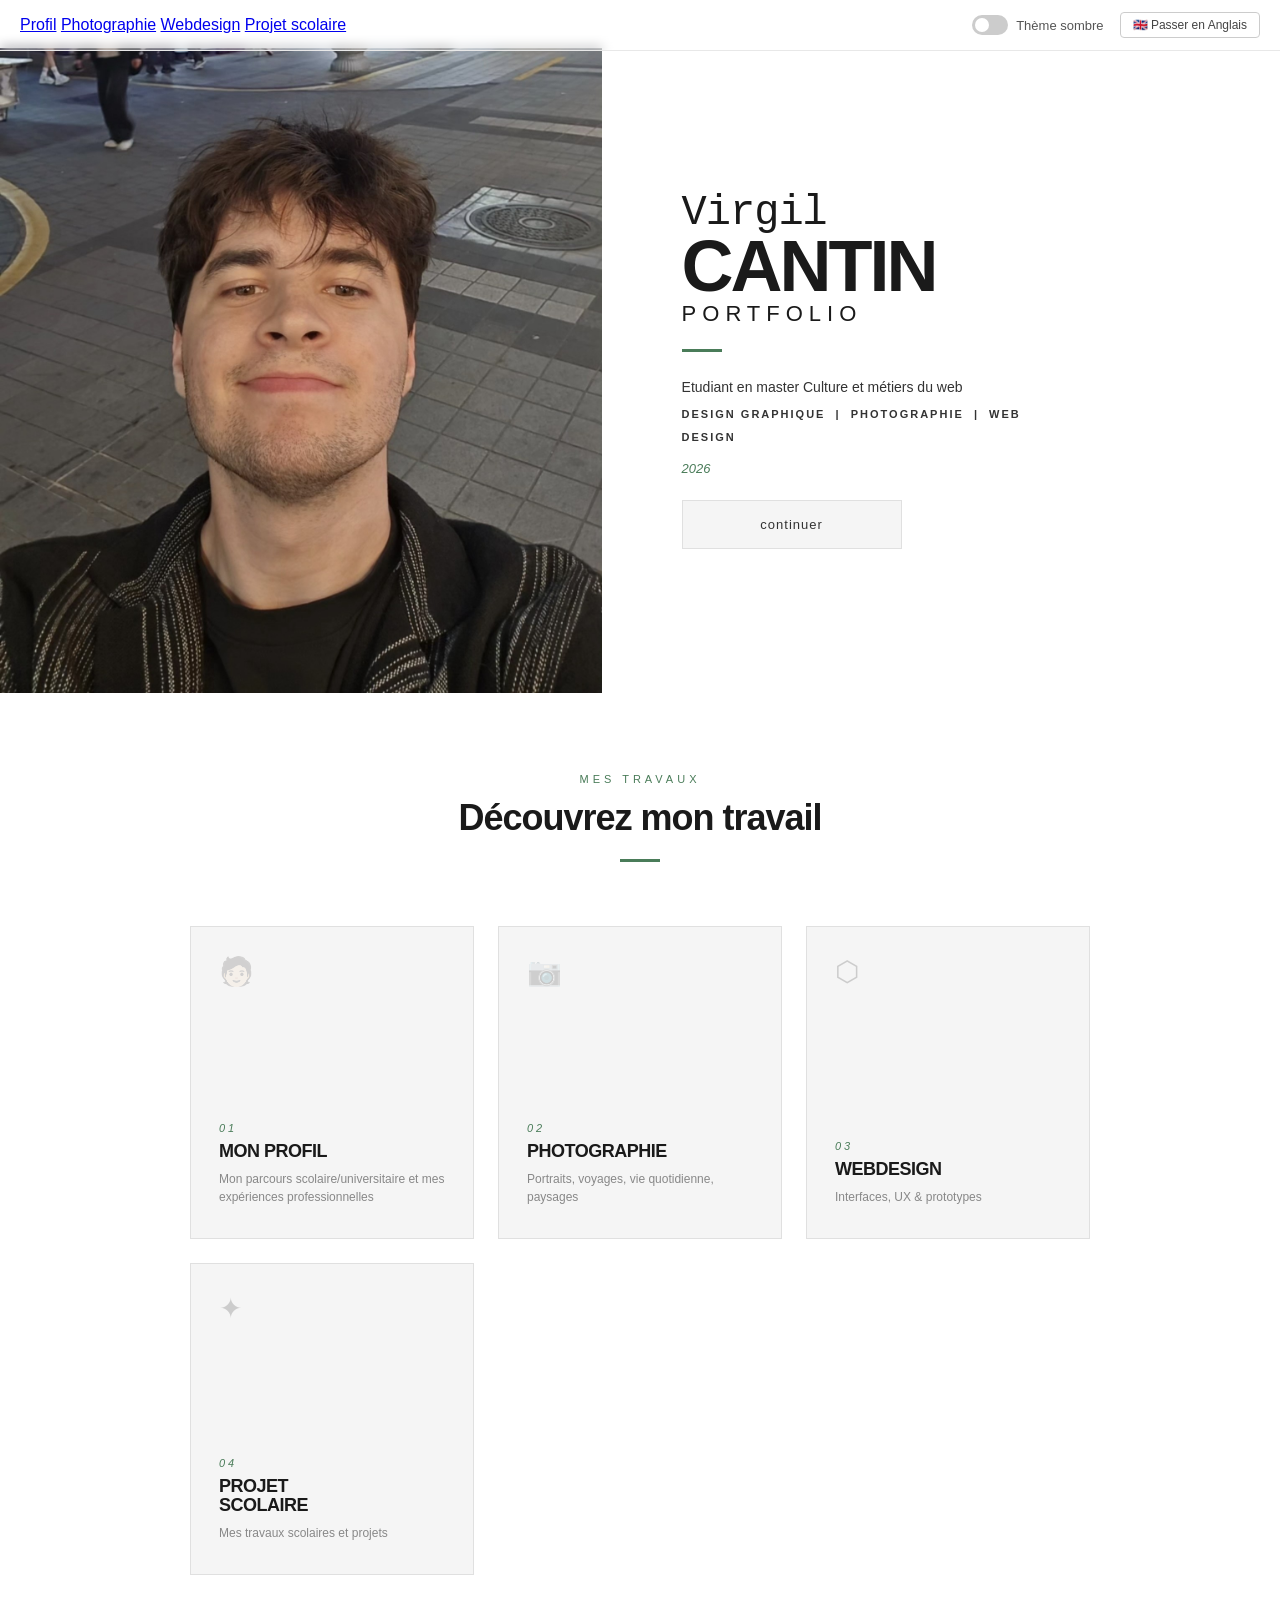
<file: index.html>
<!DOCTYPE html>
<html lang="fr">

<head>
  <meta charset="UTF-8" />
  <meta name="viewport" content="width=device-width, initial-scale=1.0" />
  <title>Virgil Cantin — Portfolio</title>
  <link rel="stylesheet" href="index.css" />
  <script src="script.js"></script>
</head>

<body>

    <div class="topbar">
    <nav class="top-nav">
      <a href="profil.html">Profil</a>
      <a href="photographie.html">Photographie</a>
      <a href="webdesing.html">Webdesign</a>
      <a href="projetsco.html">Projet scolaire</a>
    </nav>

  <div class="top-controls">
    <label class="toggle-wrap">
      <label class="toggle">
        <input type="checkbox" id="darkToggle" onchange="toggleDark()" />
        <span class="slider"></span>
      </label>
      Thème sombre
    </label>
    <button class="lang-btn" onclick="toggleLang()">🇬🇧 Passer en Anglais</button>
  </div>
  </div>

    <section class="hero" id="hero">
      <div class="hero-left">
      <img class="imageprofil" src="Screenshot_20260427_023342_Gallery.jpg" alt="photo de profil">
      </div>

      <div class="hero-right">
        <div class="hero-content">
          <div class="hero-name">
            <span class="first">Virgil</span>
            <span class="last">CANTIN</span>
            <span class="portfolio-label">Portfolio</span>
          </div>
          <div class="divider"></div>
          <p class="hero-sub" id="hero-sub">Etudiant en master Culture et métiers du web</p>
          <p class="hero-sub"><strong>Design Graphique &nbsp;|&nbsp; Photographie &nbsp;|&nbsp; Web Design</strong></p>
          <p class="hero-year">2026</p>
          <a href="#categories" class="continuer-btn" id="btn-continuer">continuer</a>
        </div>
      </div>
    </section>

    <section class="categories" id="categories">
      <div class="categories-header">
        <p class="eyebrow" id="cat-eyebrow">Mes travaux</p>
        <h2 id="cat-title">Découvrez mon travail</h2>
        <div class="sub-divider"></div>
      </div>

      <div class="cards-grid">

        <a href="profil.html" class="card">
          <span class="card-icon">🧑🏻</span>
          <span class="card-arrow">→</span>
          <span class="card-number">01</span>
          <span class="card-title" id="card1-title">Mon profil</span>
          <span class="card-desc" id="card1-desc">Mon parcours scolaire/universitaire et mes expériences
            professionnelles</span>
        </a>

        <a href="photographie.html" class="card">
          <span class="card-icon">📷</span>
          <span class="card-arrow">→</span>
          <span class="card-number">02</span>
          <span class="card-title" id="card1-title">Photo&shy;graphie</span>
          <span class="card-desc" id="card1-desc">Portraits, voyages, vie quotidienne, paysages</span>
        </a>

        <a href="webdesing.html" class="card">
          <span class="card-icon">⬡</span>
          <span class="card-arrow">→</span>
          <span class="card-number">03</span>
          <span class="card-title" id="card2-title">Web&shy;design</span>
          <span class="card-desc" id="card2-desc">Interfaces, UX & prototypes</span>
        </a>

        <a href="projetsco.html" class="card">
          <span class="card-icon">✦</span>
          <span class="card-arrow">→</span>
          <span class="card-number">04</span>
          <span class="card-title" id="card3-title">Projet<br>Scolaire</span>
          <span class="card-desc" id="card3-desc">Mes travaux scolaires et projets</span>
        </a>

      </div>
    </section>

   
</body>

</html>
</file>
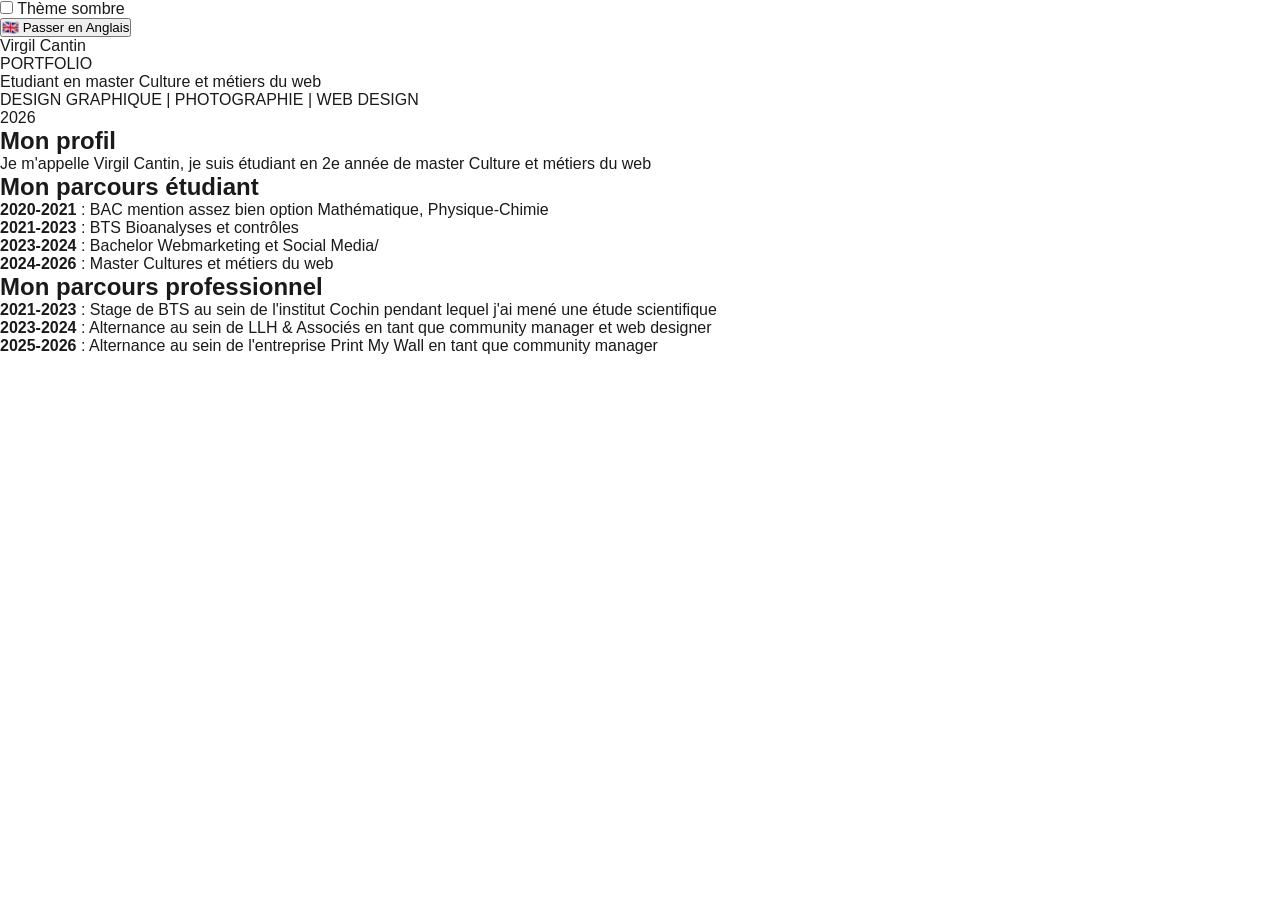
<file: profil.html>
<!DOCTYPE html>
<html lang="fr">

<head>
    <meta charset="UTF-8">
    <meta name="viewport" content="width=device-width, initial-scale=1.0">
    <title>Portfolio de Virgil Cantin</title>
    <link href="index.css" rel="stylesheet">
</head>

<body class="clair">
    <div class="theme-toggle-container">
        <label class="switch" for="checkbox-theme">
            <input type="checkbox" id="checkbox-theme">
            <span class="slider"></span>
        </label>
        <span class="theme-label">Thème sombre</span>
    </div>

    <button id="btn-langue">🇬🇧 Passer en Anglais</button>
    <div class="container">
        <div class="left-col"></div>

        <div class="right-col">
            <div class="content">
                <div class="Nom">Virgil Cantin</div>
                <div class="Titre">PORTFOLIO</div>
                <div class="job">Etudiant en master Culture et métiers du web</div>
                <div class="compétences">DESIGN GRAPHIQUE <span class="pipe">|</span> PHOTOGRAPHIE <span
                        class="pipe">|</span> WEB DESIGN</div>
                <div class="année">2026</div>
            </div>
        </div>
    </div>
    <Section class="section-pres">
        <h1>Mon profil</h1>
        <p>Je m'appelle Virgil Cantin, je suis étudiant en 2e année de master Culture et métiers du web</p>
    </Section>

    <section class="parcours-sco">
        <h2>Mon parcours étudiant</h2>
        <p><strong>2020-2021</strong> : BAC mention assez bien option Mathématique, Physique-Chimie</p>
        <p><strong>2021-2023</strong> : BTS Bioanalyses et contrôles</p>
        <p><strong>2023-2024</strong> : Bachelor Webmarketing et Social Media/</p>
        <p><strong>2024-2026</strong> : Master Cultures et métiers du web</p>
    </section>

    <section class="parcours-pro">
        <h2>Mon parcours professionnel</h2>
        <p><strong>2021-2023</strong> : Stage de BTS au sein de l'institut Cochin pendant lequel j'ai mené une étude
            scientifique</p>
        <p><strong>2023-2024</strong> : Alternance au sein de LLH & Associés en tant que community manager et web
            designer</p>
        <p><strong>2025-2026</strong> : Alternance au sein de l'entreprise Print My Wall en tant que community manager
        </p>
    </section>
</file>
<file: index.css>
*,
*::before,
*::after {
  box-sizing: border-box;
  margin: 0;
  padding: 0;
}

:root {
  --green: #4a7c59;
  --green-light: #6a9e7a;
  --text-dark: #1a1a1a;
  --text-mid: #333;
  --text-muted: #888;
  --bg-left: #ebebeb;
  --bg-right: #ffffff;
  --card-bg: #f5f5f5;
  --card-border: #e0e0e0;
  --card-hover: #ffffff;
}

html {
  scroll-behavior: smooth;
}

body {
  font-family: 'Helvetica Neue', Helvetica, Arial, sans-serif;
  color: var(--text-dark);
  background: var(--bg-right);
  overflow-x: hidden;
}

/* ── TOP BAR ── */
.topbar {
  position: fixed;
  top: 0;
  left: 0;
  right: 0;
  z-index: 100;
  display: flex;
  align-items: center;
  gap: 16px;
  padding: 12px 20px;
  backdrop-filter: blur(6px);
  border-bottom: 1px solid #e8e8e8;
  justify-content: space-between;
}

.top-controls {
  display: flex;
  gap: 16px;
}

.top-nav{
  justify-content: space-between;
}

.toggle-wrap {
  display: flex;
  align-items: center;
  gap: 8px;
  font-size: 13px;
  color: #555;
}

.toggle {
  position: relative;
  width: 36px;
  height: 20px;
}

.toggle input {
  opacity: 0;
  width: 0;
  height: 0;
}

.toggle .slider {
  position: absolute;
  inset: 0;
  background: #ccc;
  border-radius: 20px;
  cursor: pointer;
  transition: background 0.2s;
}

.toggle .slider::before {
  content: '';
  position: absolute;
  width: 14px;
  height: 14px;
  left: 3px;
  top: 3px;
  background: white;
  border-radius: 50%;
  transition: transform 0.2s;
}

.toggle input:checked+.slider {
  background: var(--green);
}

.toggle input:checked+.slider::before {
  transform: translateX(16px);
}

.lang-btn {
  font-size: 12px;
  padding: 5px 12px;
  border: 1px solid #ccc;
  border-radius: 4px;
  background: white;
  cursor: pointer;
  color: #444;
  transition: border-color 0.2s, color 0.2s;
}

.lang-btn:hover {
  border-color: var(--green);
  color: var(--green);
}

/* ── HERO (two-column like screenshot) ── */
.hero {
  display: grid;
  grid-template-columns: 47% 53%;
  min-height: 75vh;
  padding-top: 48px;
}

.hero-left {
background: var(--bg-right);
  display: flex;
  align-items: center;
  overflow: hidden;
}


.imageprofil{
  width: 100%;
  height: 100%;
  object-fit: cover;
  object-position: center; 
  display: block;
}
.hero-right {
  background: var(--bg-right);
  display: flex;
  align-items: center;
  padding: 60px 60px 60px 80px;
}

.hero-content {
  max-width: 360px;
}

.hero-name {
  line-height: 1;
  margin-bottom: 4px;
}

.hero-name .first {
  font-family: 'Courier New', monospace;
  font-size: 42px;
  font-weight: 400;
  letter-spacing: -1px;
  display: block;
}

.hero-name .last {
  font-size: 72px;
  font-weight: 800;
  letter-spacing: -3px;
  display: block;
  line-height: 0.9;
}

.hero-name .portfolio-label {
  font-size: 22px;
  font-weight: 400;
  letter-spacing: 6px;
  text-transform: uppercase;
  display: block;
  margin-top: 4px;
}

.divider {
  width: 40px;
  height: 3px;
  background: var(--green);
  margin: 24px 0;
}

.hero-sub {
  font-size: 14px;
  color: var(--text-mid);
  line-height: 1.6;
  margin-bottom: 4px;
}

.hero-sub strong {
  font-weight: 700;
  font-size: 11px;
  letter-spacing: 2px;
  text-transform: uppercase;
}

.hero-year {
  font-size: 13px;
  color: var(--green);
  font-style: italic;
  margin: 14px 0 24px;
}

.continuer-btn {
  display: block;
  width: 220px;
  padding: 16px 0;
  text-align: center;
  background: var(--card-bg);
  border: 1px solid var(--card-border);
  color: var(--text-mid);
  font-size: 13px;
  letter-spacing: 1px;
  cursor: pointer;
  text-decoration: none;
  transition: background 0.2s, border-color 0.2s, color 0.2s;
}

.continuer-btn:hover {
  background: white;
  border-color: var(--green);
  color: var(--green);
}

/* ── CATEGORIES SECTION ── */
.categories {
  min-height: 100vh;
  background: var(--bg-right);
  display: flex;
  flex-direction: column;
  align-items: center;
  justify-content: center;
  padding: 80px 40px;
}

.categories-header {
  text-align: center;
  margin-bottom: 64px;
}

.categories-header .eyebrow {
  font-size: 11px;
  letter-spacing: 4px;
  text-transform: uppercase;
  color: var(--green);
  margin-bottom: 12px;
}

.categories-header h2 {
  font-size: 36px;
  font-weight: 800;
  letter-spacing: -1px;
}

.categories-header .sub-divider {
  width: 40px;
  height: 3px;
  background: var(--green);
  margin: 20px auto 0;
}

.cards-grid {
  display: grid;
  grid-template-columns: repeat(3, 1fr);
  gap: 24px;
  width: 100%;
  max-width: 900px;
}

.card {
  aspect-ratio: 1 / 1.1;
  background: var(--card-bg);
  border: 1px solid var(--card-border);
  display: flex;
  flex-direction: column;
  align-items: flex-start;
  justify-content: flex-end;
  padding: 28px 28px 32px;
  cursor: pointer;
  text-decoration: none;
  color: var(--text-dark);
  position: relative;
  overflow: hidden;
  transition: border-color 0.25s, box-shadow 0.25s, transform 0.25s;
}

.card::before {
  content: '';
  position: absolute;
  bottom: 0;
  left: 0;
  width: 100%;
  height: 3px;
  background: var(--green);
  transform: scaleX(0);
  transform-origin: left;
  transition: transform 0.3s ease;
}

.card:hover {
  border-color: #bbb;
  box-shadow: 0 8px 32px rgba(0, 0, 0, 0.07);
  transform: translateY(-4px);
}

.card:hover::before {
  transform: scaleX(1);
}

.card-icon {
  position: absolute;
  top: 28px;
  left: 28px;
  font-size: 28px;
  opacity: 0.18;
  transition: opacity 0.25s;
}

.card:hover .card-icon {
  opacity: 0.35;
}

.card-number {
  font-size: 11px;
  color: var(--green);
  letter-spacing: 3px;
  font-style: italic;
  margin-bottom: 8px;
}

.card-title {
  font-size: 18px;
  font-weight: 800;
  letter-spacing: -0.5px;
  line-height: 1.1;
  text-transform: uppercase;
}

.card-desc {
  font-size: 12px;
  color: var(--text-muted);
  margin-top: 8px;
  line-height: 1.5;
}

.card-arrow {
  position: absolute;
  top: 28px;
  right: 28px;
  font-size: 14px;
  color: var(--green);
  opacity: 0;
  transform: translateX(-6px);
  transition: opacity 0.25s, transform 0.25s;
}

.card:hover .card-arrow {
  opacity: 1;
  transform: translateX(0);
}

/* Dark mode */
body.dark {
  --bg-left: #1a1a1a;
  --bg-right: #111111;
  --card-bg: #1e1e1e;
  --card-border: #2a2a2a;
  --text-dark: #f0f0f0;
  --text-mid: #ccc;
  --text-muted: #777;
  background: #111;
}

body.dark .topbar {
  background: rgba(17, 17, 17, 0.92);
  border-bottom-color: #2a2a2a;
}

body.dark .lang-btn {
  background: #1e1e1e;
  border-color: #333;
  color: #aaa;
}

body.dark .continuer-btn {
  background: #1e1e1e;
  border-color: #333;
  color: #ccc;
}

body.dark .categories {
  background: #111;
}

/* Responsive */
@media (max-width: 768px) {
  .hero {
    grid-template-columns: 1fr;
  }

  .hero-left {
    display: none;
  }

  .hero-right {
    padding: 60px 32px;
  }

  .hero-name .last {
    font-size: 52px;
  }

  .cards-grid {
    grid-template-columns: 1fr;
    max-width: 320px;
  }
}
</file>
